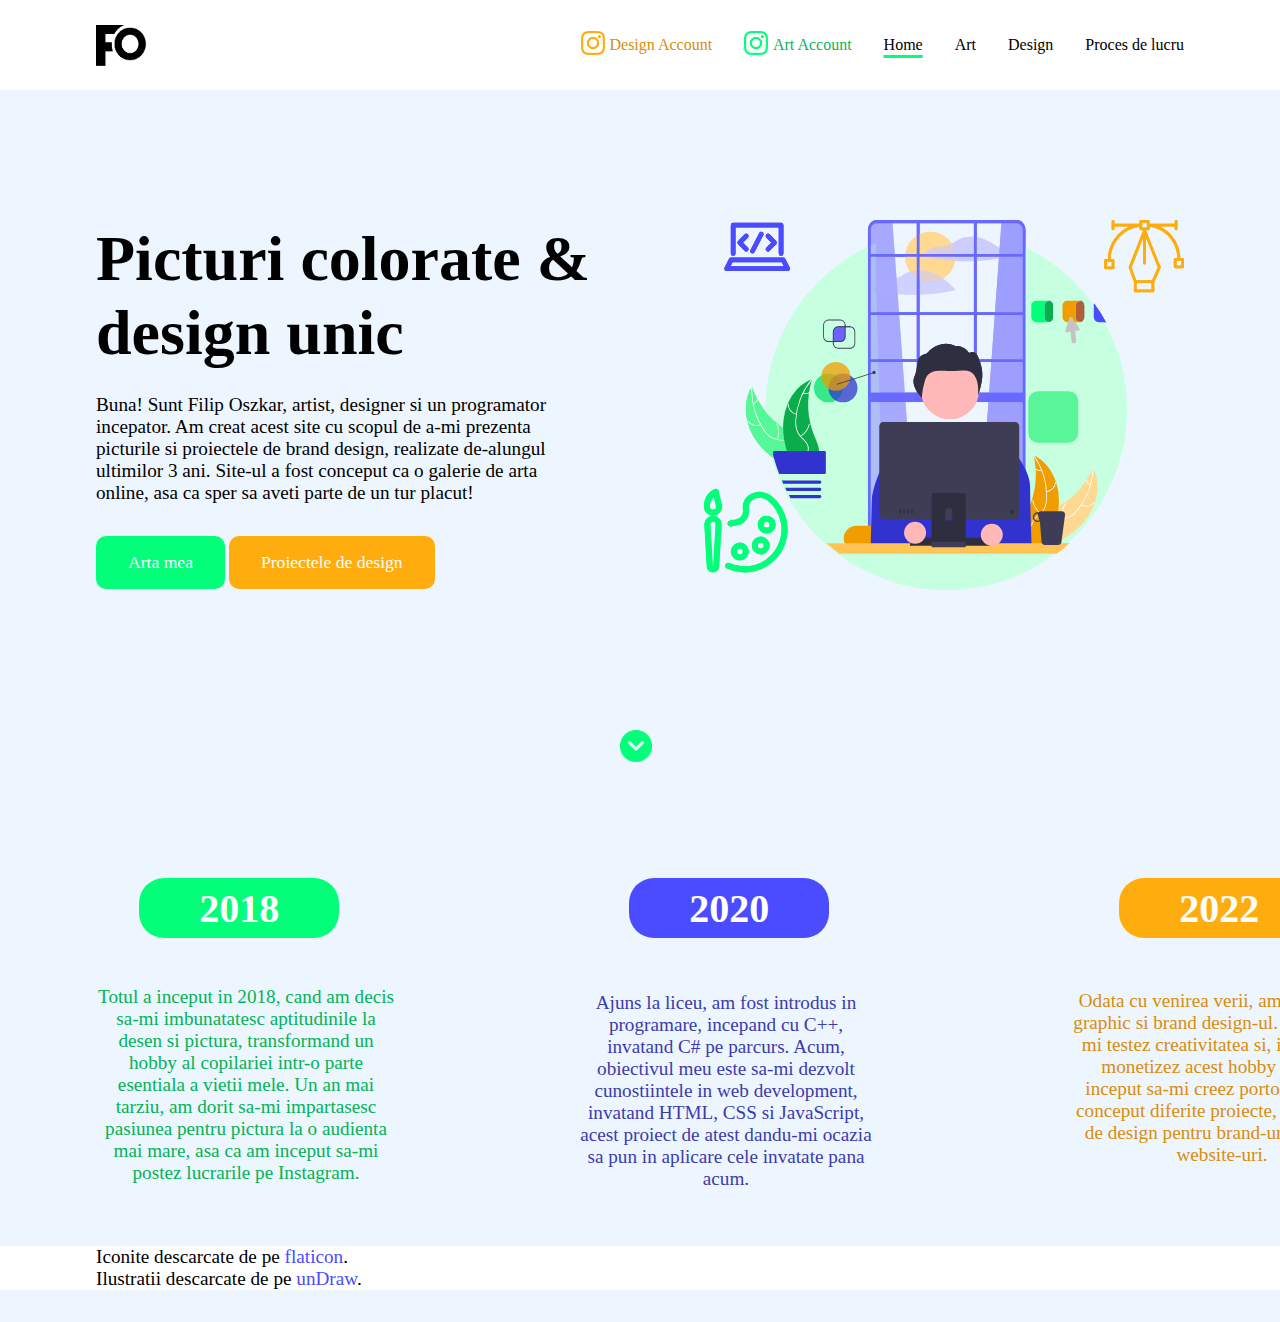
<file: index.html>
<!DOCTYPE html>
<html lang="en">
<head>
    <meta charset="UTF-8">
    <meta http-equiv="X-UA-Compatible" content="IE=edge">
    <meta name="viewport" content="width=device-width, initial-scale=1.0">
    <link rel="stylesheet" href="stylesHome.css">
    <title>Filip Oszkar | Home</title>
</head>
<body>
    <header>
        <nav>
            <a href="index.html">
                <img id="FOlogo" src="assets/MYLOGO.png" alt="My logo" >
            </a>
            <ul class = "instaLogos">
                <li id="designAccount">
                    <a href="https://www.instagram.com/designed_by_filiposzkar/" target="_blank">
                        <img id="orangeInsta" src="assets/instagramOrange.png" alt="instalogo">
                    </a>
                    <a id="orange"href="https://www.instagram.com/designed_by_filiposzkar/" target="_blank"> Design Account</a>
                </li>

                <li id="artAccount">
                    <a href="https://www.instagram.com/painted_by_filiposzkar/" target ="_blank">
                        <img id="greenInsta" src="assets/instagramGreen.png" alt="instalogo2">
                    </a>
                    <a id="green"href="https://www.instagram.com/painted_by_filiposzkar/" target="_blank">Art Account</a>
                </li>
            </ul>
            <ul class = "navBar">
                <li>
                    <a href="/index.html"><u id="homeUnderline">Home</u></a>
                </li>
                <li>
                    <a href="/indexArt.html">Art</a>
                </li>
                <li>
                    <a href="/indexDesign.html">Design</a>
                </li>
                <li>
                    <a href="/indexProgramming.html">Proces de lucru</a>
                </li>
            </ul>
        </nav>
    </header>
    <main>
        <section id="heroSection">
            <section id="heroText">
                <h1>Picturi colorate & design unic</h1>
                <p>Buna! Sunt Filip Oszkar, artist, designer si un programator incepator. Am creat acest site cu scopul de a-mi prezenta picturile si proiectele de brand design, realizate de-alungul ultimilor 3 ani. Site-ul a fost conceput ca o galerie de arta online, asa ca sper sa aveti parte de un tur placut!</p>
                <a href="indexArt.html" id="arttext"><button id ="artbutton">Arta mea</button> </a>
                <a href="indexDesign.html"><button id ="designbutton">Proiectele de design</button></a>
            </section>
            <img id="heroIllustration" src="assets/MainHero.svg" alt="illustration"> 
        </section>
        <section id = "bounceSection">
            <img class="bounce" id="arrow-hero-section" src="/assets/greenarrow.png" alt="arrow">
        </section>

        <section id="timelineSection">
            <div id="timelineCards">
                <section class="timelinecard" id="timeline2018">
                    <button><b>2018</b></button>
                </section>
                <section class="timelinecard" id="timeline2020">
                    <button><b>2020</b></button>
                </section>
                <section class="timelinecard" id="timeline2022">
                    <button><b>2022</b></button>
                </section>
            </div>
            <div id="timelinetext">
                <p id="text2018">Totul a inceput in 2018, cand am decis sa-mi imbunatatesc aptitudinile la desen si pictura, transformand un hobby al copilariei intr-o parte esentiala a vietii mele. Un an mai tarziu, am dorit sa-mi impartasesc pasiunea pentru pictura la o audienta mai mare, asa ca am inceput sa-mi postez lucrarile pe Instagram.</p>
                <p id="text2020">Ajuns la liceu, am fost introdus in programare, incepand cu C++, invatand C# pe parcurs. Acum, obiectivul meu este sa-mi dezvolt cunostiintele in web development, invatand HTML, CSS si JavaScript, acest proiect de atest dandu-mi ocazia sa pun in aplicare cele invatate pana acum.</p>
                <p id="text2022">Odata cu venirea verii, am descoperit graphic si brand design-ul. Motivat sa-mi testez creativitatea si, in viitor, sa monetizez acest hobby nou, am inceput sa-mi creez portofoliul. Am conceput diferite proiecte, majoritatea de design pentru brand-uri si pentru website-uri.</p>
            </div>
        </section>
    </main>
    <footer class="Footer">
        <p>Iconite descarcate de pe <a href="https://www.flaticon.com/" target="_blank">flaticon</a>. <br>Ilustratii descarcate de pe <a href = "https://undraw.co/" target="_blank">unDraw</a>.</p>
    </footer>
</body>
</file>
<file: stylesHome.css>
* {
    font-family: 'Kinetic';
    margin: 0;
    padding: 0;
    box-sizing: border-box;
}
body{
    background-color: #EDF5FF;
}
#FOlogo{
    width: 3.2rem;
}
#orangeInsta{
    width: 1.5rem;
}
#greenInsta{
    width: 1.5rem;
}
header{
    display: flex;
    padding: 1rem 6rem;
    position:fixed;
    background-color: white;
    width:100%;
    z-index: 99;
}
nav{
    display:flex;
    width: 100%;
    align-items: center;
}
.instaLogos{
    margin-left: auto;
}
.instaLogos li{
    display: flex;
    align-items: center;
}
.navBar, .instaLogos{
    display: flex;
    list-style: none;
}
.navBar a, .instaLogos a{
    text-decoration: none;
    color:black;
}
.navBar li, .instaLogos li{
    margin-left: 2rem;
}
#orange{
    color:#D98D09;
    margin-left: 0.3rem;
}
#green{
    color:#0BB55A;
    margin-left: 0.3rem;
}
#LogedButton{
    background-color: #03FF79;
    border:none;
    border-radius: 40px;
    cursor: pointer;
    width: 30px;
    height: 30px;
    margin-top:-0.35rem;
    margin-left:2rem;
}
#heroSection{
    justify-content: space-between;
    align-items: center;
    display:flex;
    background-color: #EDF5FF;  
    width:100%;
    height:90vh;
    left:0;
    right:0;
}
#artbutton{
    color:white;
    background-color: #03FF79;
    border:none;
    border-radius: 10px;
    font-size:1.1rem;
    padding: 1rem 2rem;
    cursor:pointer;
    margin-top: 2rem;
    transition: 0.3s;
}
#arttext{
    text-decoration: none;
    color:white;
    transition: 0.3s;
}
#artbutton:hover{
    color:#03FF79;
    background-color:#013318;
}
#designbutton{
    background-color: #FFAD0E;
    color:white;
    border:none;
    border-radius: 10px;
    font-size:1.1rem;
    padding: 1rem 2rem;
    cursor:pointer;
    margin-top: 2rem;
    transition: 0.3s;
}
#designbutton:hover{
    background-color:#473004;
    color:#F09D00;
}
p{
    width:30rem;
    font-size:1.2rem;
    margin-top: 1.5rem;
}
h1{
    font-size: 4rem;
    width: 35rem;
}
#heroIllustration{
    width: 30rem;
}
main > section{
    padding:0 6rem;
}
#arrow-hero-section{
    width:2rem;
    position: relative;
    bottom: 5rem;
    left:50%;
    margin-left:-20px;
} 
.bounce{
    animation: bounce 2s infinite;
  }
  @keyframes bounce {
    0%, 20%, 50%, 80%, 100% {
      transform: translateY(0);
    }
    40% {
      transform: translateY(-30px);
    }
    60% {
      transform: translateY(-15px);
    }
}
#bounceSection{
    width: 100%;
    background-color: #EDF5FF;
}
#timeline2018 button{
    margin-top: 2rem;
    background-color:#03FF79;
    border:none;
    border-radius: 25px;
    color:white;
    font-size: 40px;
    height: 60px;
    width: 200px;
}
#timeline2020 button{
    margin-top: 2rem;
    background-color:#4B4BFF;
    border:none;
    border-radius: 25px;
    color:white;
    font-size: 40px;
    height: 60px;
    width: 200px;
}
#timeline2022 button{
    margin-top:2rem;
    background-color:#FFAD0E;
    border:none;
    border-radius: 25px;
    color:white;
    font-size: 40px;
    height: 60px;
    width: 200px;
}
#timelineCards{
    display: flex;
    gap: 290px;
    margin-left: 2.7rem;
}
#timelineSection{
    background-color: #EDF5FF;
    width:100%;
    margin-bottom:5rem;

}
.timelinetext{
    width:100%;
    display:flex;
    background-color: #EDF5FF;
    margin-bottom: 2rem;
}
#text2018{
    text-align: center;
    width:300px;
    font-size: 1.2rem;
    margin-top:3rem;
    margin-right:5rem;
    color:#02B354;
}
#text2020{
    text-align: center;
    width:300px;
    margin-top:-12rem;
    margin-left:30rem;
    margin-right:5rem;
    text-align:center;
    font-size: 1.2rem;
    color:#3B3BAD;
}
#text2022{
    text-align: center;
    width: 300px;
    font-size: 1.2rem;
    margin-top:-12.5rem;
    margin-left:61rem;
    margin-right:5rem;
    background-color: #EDF5FF;
    color:#D98D09;
}
#ContactSection{
    justify-content: space-between;
    align-items: center;
    display:flex;
    background-color: #EDF5FF;  
    width:100%;
    height:90vh;
    left:0;
    right:0;
}
h2{
    font-size:3rem;
    width: 30%;
    margin-bottom: 2rem;
    height:55vh;    
}
#EmailName{
    font-size:1.2rem;   
}
#MessageName{
    font-size:1.2rem;
}
input{
    padding: 0 10px; 
}
textarea{
    padding: 6px 10px;
}
textarea{
    height:140px;
    width:600px;
    border-radius: 7px;
    border:none;
    margin-top:0.5rem;
    font-size: 17px;
}
input[type="text"] {
    width: 600px;
    height: 30px;
    border-radius: 7px;
    margin-top:0.5rem;
    margin-bottom: 0.5rem;
    border:none;
    font-size: 17px;
}
#ContactButton{
    border:none;
    background-color: #03FF79;
    color:white;
    border-radius: 10px;
    font-size:1.2rem;
    padding: 1rem 3.2rem;
    cursor:pointer;
    margin-top: 1rem;
    transition: 0.3s;
}
#ContactSection button:hover{
    background-color:#013318;
    color:#03FF79;
}
footer{
    background-color:white;
    width:100%;
    margin-bottom: 2rem;
}
footer a{
    text-decoration: none;
    color:#4B4BFF;
}
body > footer{
    padding: 0 6rem;
}
#homeUnderline{
    width: 2rem;
    text-decoration-color:#03FF79;
    text-underline-offset: 0.3rem;
    text-decoration-thickness: 0.2rem;
}
#ContactIllustration{
    width: 30rem;
}
.textBoxes{
    margin-left: -35.3rem;
}
#emailbox{
    font-size: 1.2rem;
}
#messagebox{
    font-size: 1.2rem;
}
</file>
